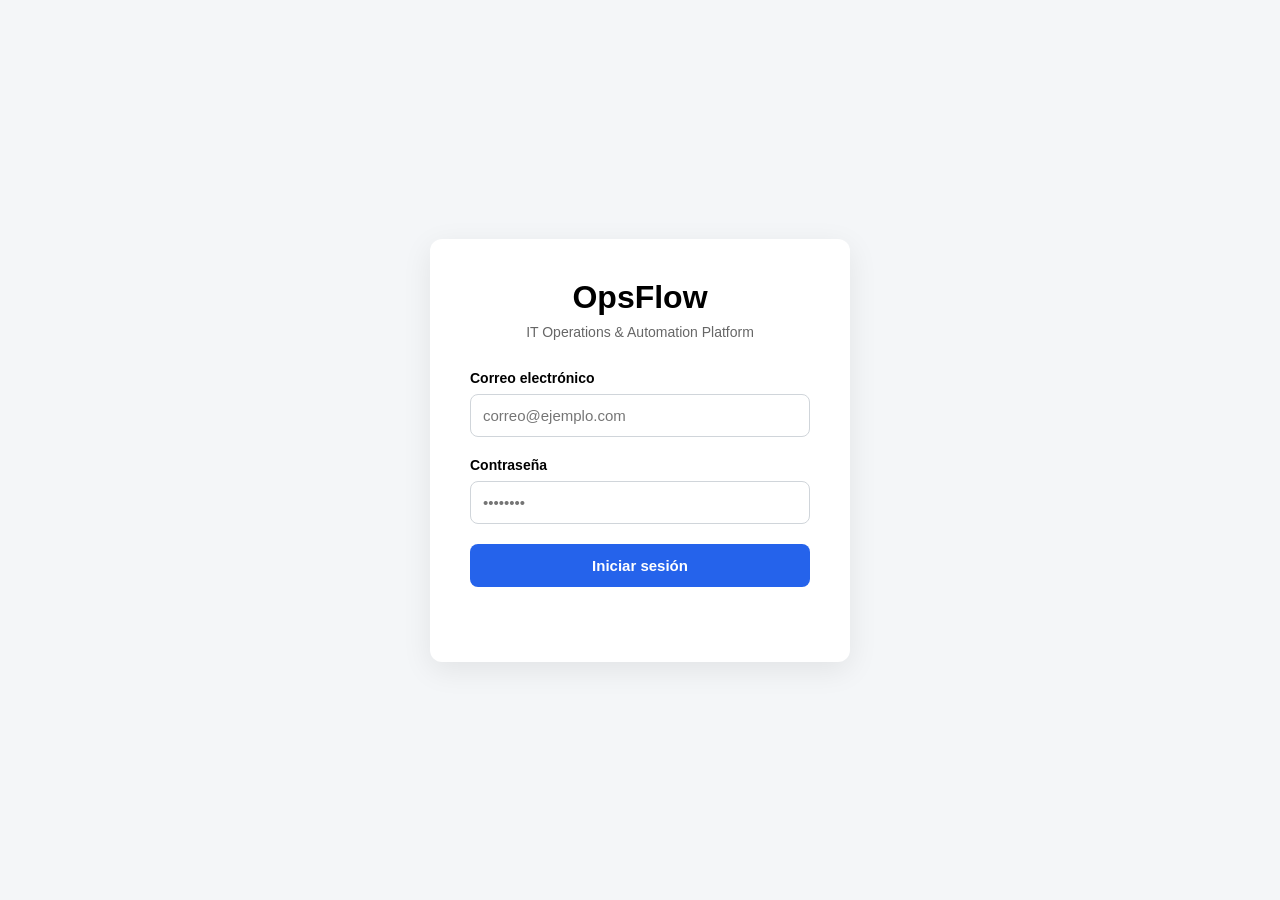
<file: frontend/index.html>
<!DOCTYPE html>
<html lang="es">
<head>
    <meta charset="UTF-8">
    <meta name="viewport" content="width=device-width, initial-scale=1.0">
    <title>OpsFlow - Login</title>

    <link rel="stylesheet" href="css/styles.css">
</head>

<body>

    <main class="login-container">

        <section class="login-card">

            <div class="login-header">
                <h1>OpsFlow</h1>
                <p>IT Operations & Automation Platform</p>
            </div>

            <form id="login-form">

                <div class="form-group">
                    <label for="email">Correo electrónico</label>

                    <input
                        type="email"
                        id="email"
                        name="email"
                        placeholder="correo@ejemplo.com"
                        required
                    >
                </div>

                <div class="form-group">
                    <label for="password">Contraseña</label>

                    <input
                        type="password"
                        id="password"
                        name="password"
                        placeholder="••••••••"
                        required
                    >
                </div>

                <button type="submit" class="login-button">
                    Iniciar sesión
                </button>

                <p id="login-message" class="login-message"></p>

            </form>

        </section>

    </main>

    <script src="js/app.js"></script>

</body>
</html>
</file>
<file: frontend/css/styles.css>
* {
  box-sizing: border-box;
  margin: 0;
  padding: 0;
  }

body {
font-family: Arial, Helvetica, sans-serif;
background: #f4f6f8;
min-height: 100vh;
}

/* =========================
LOGIN
========================= */

.login-container {
min-height: 100vh;
display: flex;
justify-content: center;
align-items: center;
padding: 20px;
}

.login-card {
width: 100%;
max-width: 420px;
background: white;
padding: 40px;
border-radius: 12px;
box-shadow: 0 8px 30px rgba(0, 0, 0, 0.08);
}

.login-header {
text-align: center;
margin-bottom: 30px;
}

.login-header h1 {
font-size: 32px;
margin-bottom: 8px;
}

.login-header p {
color: #666;
font-size: 14px;
}

.form-group {
margin-bottom: 20px;
}

.form-group label {
display: block;
margin-bottom: 8px;
font-weight: bold;
font-size: 14px;
}

.form-group input {
width: 100%;
padding: 12px;
border: 1px solid #d0d5da;
border-radius: 8px;
font-size: 15px;
}

.form-group input:focus {
outline: none;
border-color: #2563eb;
}

.login-button {
width: 100%;
padding: 13px;
border: none;
border-radius: 8px;
background: #2563eb;
color: white;
font-size: 15px;
font-weight: bold;
cursor: pointer;
}

.login-button:hover {
background: #1d4ed8;
}

.login-message {
margin-top: 15px;
text-align: center;
font-size: 14px;
min-height: 20px;
}

/* =========================
DASHBOARD GENERAL
========================= */

.dashboard-container {
min-height: 100vh;
padding: 30px;
}

.dashboard-header {
max-width: 1200px;
margin: 0 auto 30px auto;
display: flex;
justify-content: space-between;
align-items: center;
}

.dashboard-header h1 {
font-size: 32px;
margin-bottom: 5px;
}

.dashboard-header p {
color: #666;
font-size: 14px;
}

.logout-button {
padding: 10px 18px;
border: none;
border-radius: 8px;
background: #dc2626;
color: white;
font-size: 14px;
font-weight: bold;
cursor: pointer;
}

.logout-button:hover {
background: #b91c1c;
}

.dashboard-content {
max-width: 1200px;
margin: 0 auto;
}

.welcome-card {
background: white;
padding: 25px;
border-radius: 12px;
box-shadow: 0 4px 20px rgba(0, 0, 0, 0.06);
margin-bottom: 25px;
}

.welcome-card h2 {
margin-bottom: 10px;
}

.welcome-card p {
color: #666;
}

.metrics-grid {
display: grid;
grid-template-columns: repeat(4, 1fr);
gap: 20px;
}

.metric-card {
background: white;
padding: 25px;
border-radius: 12px;
box-shadow: 0 4px 20px rgba(0, 0, 0, 0.06);
}

.metric-card h3 {
color: #666;
font-size: 14px;
margin-bottom: 15px;
}

.metric-card p {
font-size: 32px;
font-weight: bold;
}

/* =========================
BOTONES
========================= */

.secondary-button {
padding: 10px 18px;
border: 1px solid #d0d5da;
border-radius: 8px;
background: white;
color: #333;
font-size: 14px;
font-weight: bold;
cursor: pointer;
margin-right: 8px;
}

.secondary-button:hover {
background: #f4f6f8;
}

.secondary-button:disabled {
opacity: 0.5;
cursor: not-allowed;
}

/* =========================
INCIDENTS
========================= */

.incidents-content {
max-width: 1200px;
margin: 0 auto;
}

.incidents-header {
margin-bottom: 20px;
}

.incidents-header h2 {
margin-bottom: 5px;
}

.incidents-header p {
color: #666;
}

/* Header cuando contiene botón de nuevo incidente */
.incidents-header {
display: flex;
justify-content: space-between;
align-items: center;
gap: 20px;
}

.new-incident-button {
width: auto;
}

/* =========================
FILTROS
========================= */

.filters-card {
background: white;
padding: 20px;
border-radius: 12px;
box-shadow: 0 4px 20px rgba(0, 0, 0, 0.06);
margin-bottom: 20px;


display: grid;
grid-template-columns: 2fr 1fr 1fr auto;
gap: 15px;
align-items: end;


}

.filter-group label {
display: block;
margin-bottom: 7px;
font-size: 14px;
font-weight: bold;
}

.filter-group input,
.filter-group select {
width: 100%;
padding: 11px;
border: 1px solid #d0d5da;
border-radius: 8px;
font-size: 14px;
}

.filter-button {
width: auto;
white-space: nowrap;
}

/* =========================
TABLA DE INCIDENTES
========================= */

.table-card {
background: white;
border-radius: 12px;
box-shadow: 0 4px 20px rgba(0, 0, 0, 0.06);
overflow: hidden;
}

.table-container {
overflow-x: auto;
}

table {
width: 100%;
border-collapse: collapse;
}

th,
td {
padding: 15px;
text-align: left;
border-bottom: 1px solid #edf0f2;
}

th {
font-size: 13px;
color: #666;
background: #f8fafc;
}

td {
font-size: 14px;
}

.priority-low {
color: #15803d;
font-weight: bold;
}

.priority-medium {
color: #ca8a04;
font-weight: bold;
}

.priority-high {
color: #ea580c;
font-weight: bold;
}

.priority-critical {
color: #dc2626;
font-weight: bold;
}

.status-open {
color: #2563eb;
font-weight: bold;
}

.status-in_progress {
color: #ca8a04;
font-weight: bold;
}

.status-resolved {
color: #16a34a;
font-weight: bold;
}

.status-closed {
color: #666;
font-weight: bold;
}

.empty-message {
display: none;
padding: 30px;
text-align: center;
color: #666;
}

/* =========================
PAGINACIÓN
========================= */

.pagination {
display: flex;
justify-content: center;
align-items: center;
gap: 20px;
margin-top: 20px;
}

#page-info {
font-size: 14px;
font-weight: bold;
}

/* =========================
DETALLE DEL INCIDENTE
========================= */

.incident-detail-card {
max-width: 1200px;
margin: 0 auto;
background: white;
padding: 30px;
border-radius: 12px;
box-shadow: 0 4px 20px rgba(0, 0, 0, 0.06);
}

.detail-header {
margin-bottom: 30px;
padding-bottom: 20px;
border-bottom: 1px solid #edf0f2;
display: flex;
justify-content: space-between;
align-items: center;
gap: 20px;
}

#incident-id {
display: block;
color: #666;
font-size: 13px;
font-weight: bold;
margin-bottom: 8px;
}

#incident-title {
font-size: 28px;
}

.detail-grid {
display: grid;
grid-template-columns: repeat(4, 1fr);
gap: 20px;
margin-bottom: 30px;
}

.detail-item {
padding: 15px;
background: #f8fafc;
border-radius: 8px;
}

.detail-label {
display: block;
color: #666;
font-size: 12px;
margin-bottom: 7px;
}

.detail-item span:last-child {
font-weight: bold;
}

.description-section {
padding-top: 20px;
border-top: 1px solid #edf0f2;
}

.description-section h3 {
margin-bottom: 10px;
}

.description-section p {
color: #555;
line-height: 1.6;
white-space: pre-wrap;
}

/* =========================
EDICIÓN DE INCIDENTE
========================= */

.edit-button {
width: auto;
}

.edit-section {
margin-top: 30px;
padding-top: 30px;
border-top: 1px solid #edf0f2;
}

.edit-section h3 {
margin-bottom: 20px;
}

.edit-grid {
display: grid;
grid-template-columns: 2fr 1fr 1fr 1fr;
gap: 15px;
}

.edit-section textarea {
width: 100%;
padding: 12px;
border: 1px solid #d0d5da;
border-radius: 8px;
font-family: Arial, Helvetica, sans-serif;
font-size: 14px;
resize: vertical;
}

.edit-section select,
.edit-section input {
width: 100%;
padding: 11px;
border: 1px solid #d0d5da;
border-radius: 8px;
font-size: 14px;
}

.edit-actions {
display: flex;
align-items: center;
gap: 10px;
}

/* =========================
CREAR INCIDENTE
========================= */

.create-incident-card {
max-width: 900px;
margin: 0 auto;
background: white;
padding: 30px;
border-radius: 12px;
box-shadow: 0 4px 20px rgba(0, 0, 0, 0.06);
}

.create-incident-card h2 {
margin-bottom: 25px;
}

.create-grid {
display: grid;
grid-template-columns: repeat(3, 1fr);
gap: 15px;
}

.create-incident-card textarea {
width: 100%;
padding: 12px;
border: 1px solid #d0d5da;
border-radius: 8px;
font-family: Arial, Helvetica, sans-serif;
font-size: 14px;
resize: vertical;
}

.create-incident-card select,
.create-incident-card input {
width: 100%;
padding: 11px;
border: 1px solid #d0d5da;
border-radius: 8px;
font-size: 14px;
}

.create-actions {
display: flex;
gap: 10px;
align-items: center;
margin-top: 20px;
}

/* =========================
ANALYTICS
========================= */

.analytics-grid {
display: grid;
grid-template-columns: repeat(2, 1fr);
gap: 20px;
margin-top: 20px;
}

.analytics-card {
background: white;
border-radius: 12px;
padding: 24px;
box-shadow: 0 4px 12px rgba(0, 0, 0, 0.08);
}

.analytics-card h2 {
margin-top: 0;
margin-bottom: 20px;
font-size: 20px;
}

.analytics-list {
display: flex;
flex-direction: column;
gap: 12px;
}

.analytics-item {
display: flex;
justify-content: space-between;
align-items: center;
padding: 12px 16px;
border-radius: 8px;
background: #f8f9fa;
}

.analytics-item strong {
font-size: 20px;
}

/* =========================
CHARTS
========================= */

.charts-grid {
display: grid;
grid-template-columns: repeat(2, 1fr);
gap: 20px;
margin-top: 20px;
}

.chart-card {
background: white;
border-radius: 12px;
padding: 24px;
box-shadow: 0 4px 12px rgba(0, 0, 0, 0.08);
}

.chart-card h2 {
margin-top: 0;
margin-bottom: 20px;
font-size: 20px;
}

.chart-container {
position: relative;
width: 100%;
max-width: 500px;
height: 300px;
margin: 0 auto;
}

/* =========================
ANÁLISIS OPERATIVO
========================= */

.analysis-card {
background: white;
border-radius: 12px;
padding: 24px;
margin-top: 20px;
box-shadow: 0 4px 12px rgba(0, 0, 0, 0.08);
}

.analysis-header h2 {
margin-top: 0;
margin-bottom: 6px;
}

.analysis-header p {
margin-top: 0;
color: #666;
}

.analysis-summary {
display: grid;
grid-template-columns: repeat(3, 1fr);
gap: 16px;
margin-top: 20px;
}

.analysis-stat {
background: #f8f9fa;
border-radius: 8px;
padding: 16px;
text-align: center;
}

.analysis-stat span {
display: block;
font-size: 14px;
color: #666;
margin-bottom: 8px;
}

.analysis-stat strong {
font-size: 28px;
}

.alerts-container {
display: flex;
flex-direction: column;
gap: 12px;
margin-top: 20px;
}

.alert-item {
display: flex;
justify-content: space-between;
align-items: center;
gap: 16px;
padding: 16px;
border-radius: 8px;
background: #f8f9fa;
}

.alert-content strong {
display: block;
margin-bottom: 6px;
}

.alert-content p {
margin: 0;
}

.alert-severity {
font-size: 12px;
font-weight: bold;
}

.alert-high {
border-left: 5px solid #dc3545;
}

.alert-medium {
border-left: 5px solid #ffc107;
}

.no-alerts {
padding: 16px;
border-radius: 8px;
background: #f8f9fa;
text-align: center;
}

/* =========================
ANÁLISIS DE RESOLUCIÓN
========================= */

.resolution-card {
background: #ffffff;
border-radius: 12px;
padding: 24px;
margin-top: 24px;
box-shadow: 0 4px 12px rgba(0, 0, 0, 0.06);
}

.resolution-header {
margin-bottom: 20px;
}

.resolution-header h2 {
margin: 0 0 6px;
font-size: 20px;
}

.resolution-header p {
margin: 0;
color: #6b7280;
font-size: 14px;
}

.resolution-summary {
display: grid;
grid-template-columns: repeat(2, 1fr);
gap: 16px;
margin-bottom: 24px;
}

.resolution-stat {
padding: 18px;
border-radius: 10px;
background: #f8fafc;
border: 1px solid #e5e7eb;
}

.resolution-stat span {
display: block;
color: #6b7280;
font-size: 14px;
margin-bottom: 8px;
}

.resolution-stat strong {
display: block;
font-size: 28px;
}

.resolution-table-container {
width: 100%;
overflow-x: auto;
}

.resolution-table {
width: 100%;
border-collapse: collapse;
}

.resolution-table th,
.resolution-table td {
padding: 14px 12px;
text-align: left;
border-bottom: 1px solid #e5e7eb;
}

.resolution-table th {
font-size: 13px;
color: #6b7280;
font-weight: 600;
}

.resolution-table td {
font-size: 14px;
}

.resolution-table tbody tr:last-child td {
border-bottom: none;
}

/* =========================
ANÁLISIS POR SISTEMA
========================= */

.system-analysis-card {
background: #ffffff;
border-radius: 12px;
padding: 24px;
margin-top: 24px;
box-shadow: 0 4px 12px rgba(0, 0, 0, 0.06);
}

.system-analysis-header {
margin-bottom: 20px;
}

.system-analysis-header h2 {
margin: 0 0 6px;
font-size: 20px;
}

.system-analysis-header p {
margin: 0;
color: #6b7280;
font-size: 14px;
}

.system-chart-container {
position: relative;
width: 100%;
max-width: 650px;
height: 320px;
margin: 0 auto 24px;
}

.system-metrics-list {
display: flex;
flex-direction: column;
gap: 10px;
}

.system-metric-item {
display: flex;
justify-content: space-between;
align-items: center;
padding: 14px 16px;
border: 1px solid #e5e7eb;
border-radius: 8px;
background: #f8fafc;
}

.system-metric-name {
font-weight: 600;
}

.system-metric-count {
font-weight: 700;
}

/* =========================
RESPONSIVE
========================= */

@media (max-width: 900px) {


.metrics-grid {
    grid-template-columns: repeat(2, 1fr);
}

.dashboard-header {
    align-items: flex-start;
    gap: 20px;
}

.filters-card {
    grid-template-columns: 1fr 1fr;
}

.filter-button {
    width: 100%;
}

.detail-grid {
    grid-template-columns: repeat(2, 1fr);
}

.edit-grid {
    grid-template-columns: 1fr 1fr;
}


}

@media (max-width: 800px) {


.metrics-grid {
    grid-template-columns: repeat(2, 1fr);
}

.dashboard-header {
    align-items: flex-start;
    gap: 20px;
}


}

@media (max-width: 768px) {


.analytics-grid {
    grid-template-columns: 1fr;
}

.charts-grid {
    grid-template-columns: 1fr;
}

.analysis-summary {
    grid-template-columns: 1fr;
}

.alert-item {
    flex-direction: column;
    align-items: flex-start;
}

.resolution-summary {
    grid-template-columns: 1fr;
}

.system-chart-container {
    height: 260px;
}


}

@media (max-width: 700px) {


.incidents-header {
    flex-direction: column;
    align-items: flex-start;
}

.create-grid {
    grid-template-columns: 1fr;
}

.create-incident-card {
    padding: 20px;
}


}

@media (max-width: 600px) {


.dashboard-container {
    padding: 20px;
}

.metrics-grid {
    grid-template-columns: 1fr;
}

.dashboard-header {
    flex-direction: column;
}

.filters-card {
    grid-template-columns: 1fr;
}

th,
td {
    white-space: nowrap;
}

.detail-grid {
    grid-template-columns: 1fr;
}

.incident-detail-card {
    padding: 20px;
}

#incident-title {
    font-size: 22px;
}

.detail-header {
    flex-direction: column;
    align-items: flex-start;
}

.edit-grid {
    grid-template-columns: 1fr;
}


}

@media (max-width: 500px) {


.dashboard-container {
    padding: 20px;
}

.metrics-grid {
    grid-template-columns: 1fr;
}

.dashboard-header {
    flex-direction: column;
}


}

/* =========================
BOTONES DEL DASHBOARD
========================= */

.dashboard-actions {
display: flex;
align-items: center;
gap: 10px;
}

/* Botón principal */
.primary-button {
display: inline-block;
padding: 10px 18px;
border: none;
border-radius: 8px;
background: #2563eb;
color: #ffffff;
font-size: 14px;
font-weight: bold;
text-decoration: none;
cursor: pointer;
transition: background 0.2s ease;
}

.primary-button:hover {
background: #1d4ed8;
}

/* Botón secundario */
.secondary-button {
display: inline-block;
padding: 10px 18px;
border: 1px solid #d0d5da;
border-radius: 8px;
background: #ffffff;
color: #333333;
font-size: 14px;
font-weight: bold;
text-decoration: none;
cursor: pointer;
transition: background 0.2s ease, border-color 0.2s ease;
}

.secondary-button:hover {
background: #f4f6f8;
border-color: #b8bec5;
}

.secondary-button:disabled {
opacity: 0.5;
cursor: not-allowed;
}

/* Cerrar sesión */
.logout-button {
display: inline-block;
padding: 10px 18px;
border: none;
border-radius: 8px;
background: #dc2626;
color: #ffffff;
font-size: 14px;
font-weight: bold;
text-decoration: none;
cursor: pointer;
transition: background 0.2s ease;
}

.logout-button:hover {
background: #b91c1c;
}

/* Botón de ver incidentes dentro de la tarjeta */
.welcome-card .secondary-button,
.welcome-card .primary-button {
margin-top: 15px;
}

/* Responsive para acciones del dashboard */
@media (max-width: 600px) {


.dashboard-actions {
    width: 100%;
    flex-direction: column;
    align-items: stretch;
}

.dashboard-actions button,
.dashboard-actions a,
.dashboard-actions .primary-button,
.dashboard-actions .secondary-button,
.dashboard-actions .logout-button {
    width: 100%;
    text-align: center;
}


}
</file>
